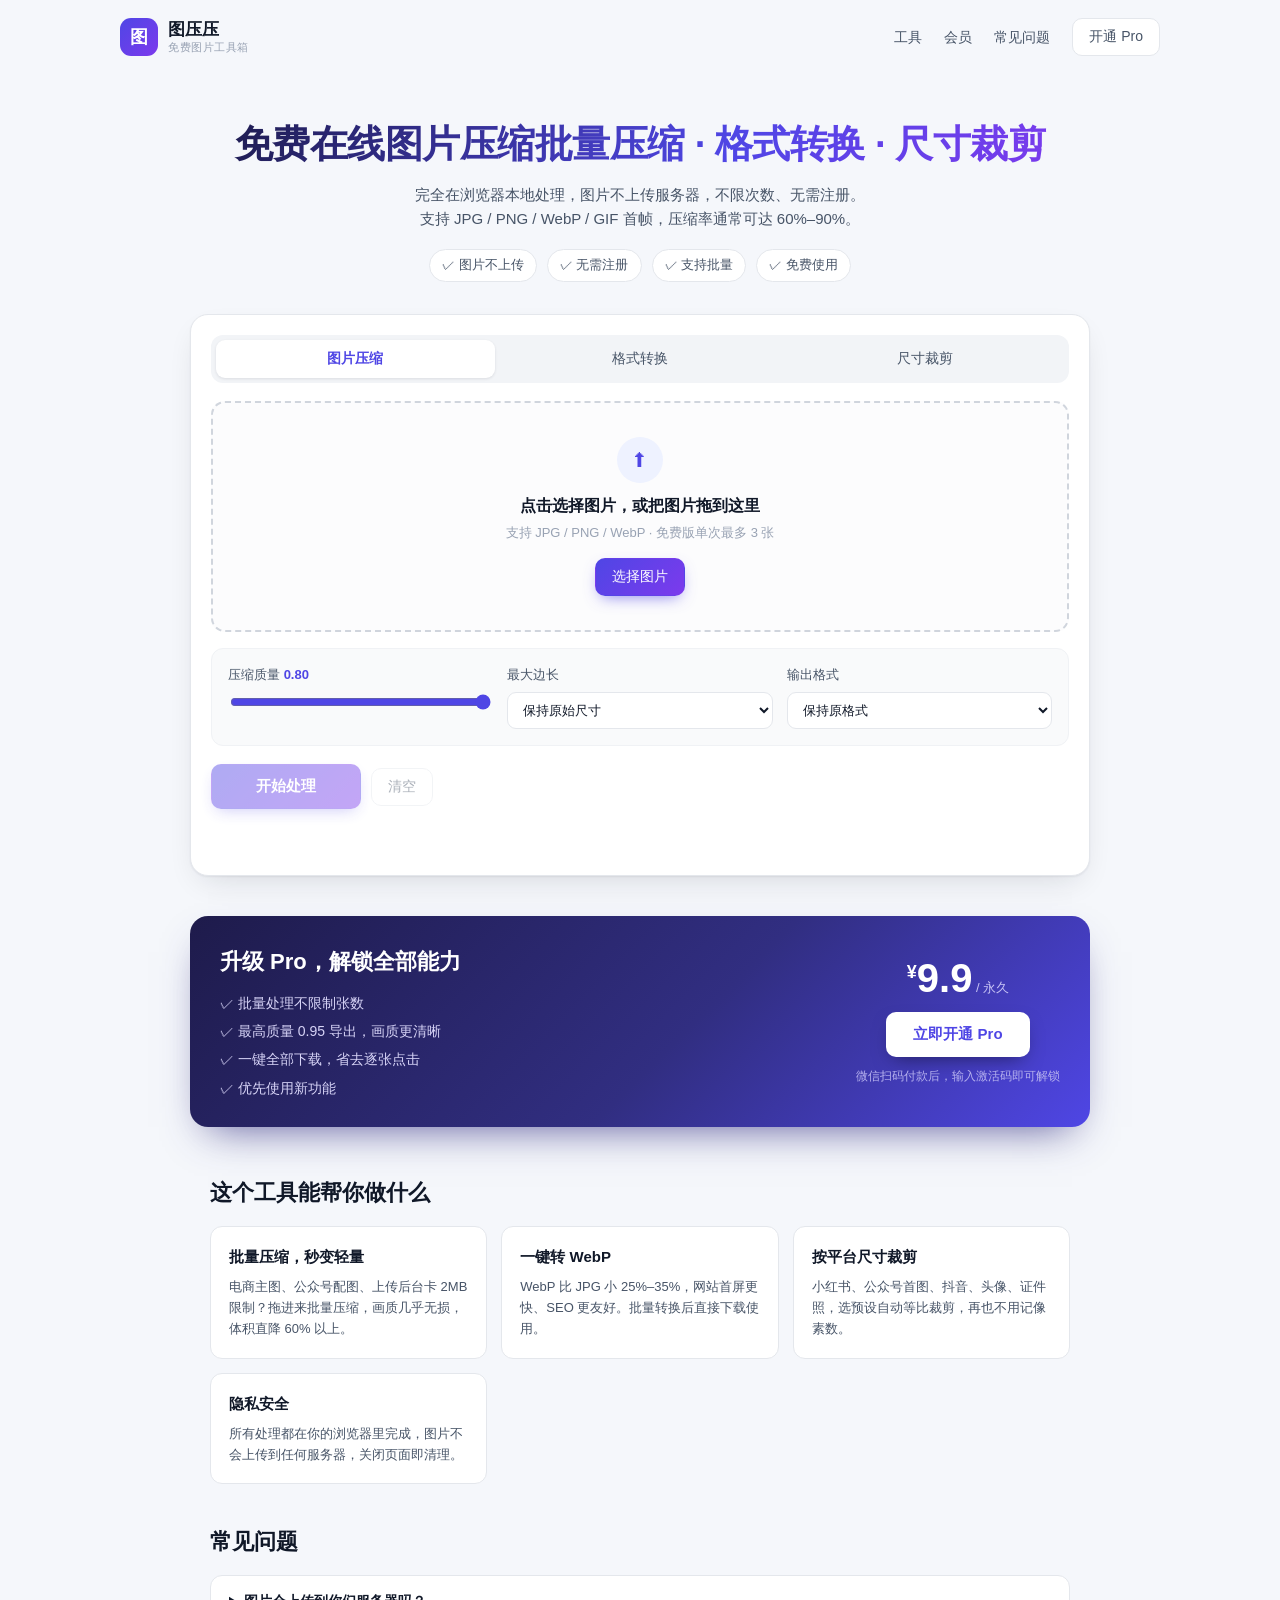
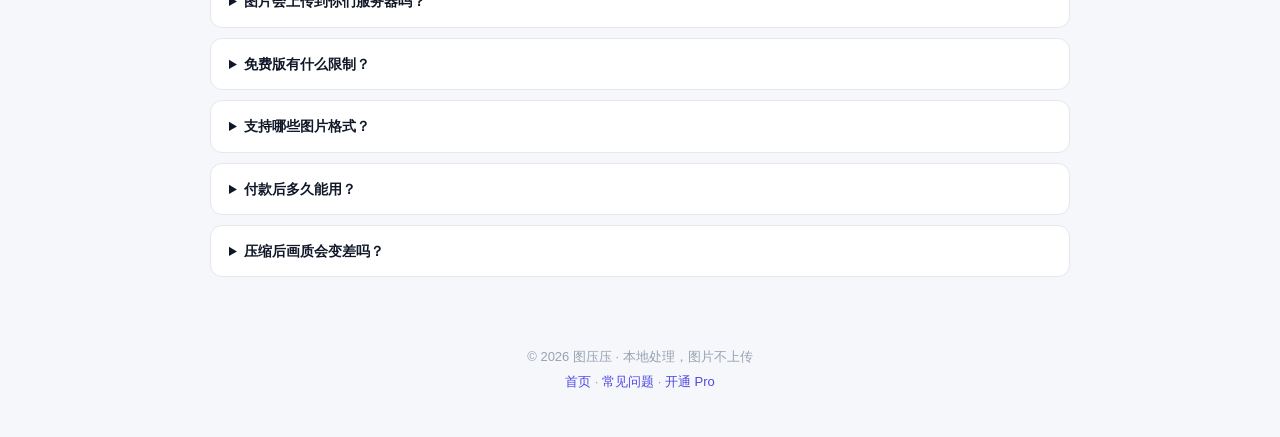
<file: index.html>
<!DOCTYPE html>
<html lang="zh-CN">
<head>
<meta charset="UTF-8" />
<meta name="viewport" content="width=device-width, initial-scale=1" />
<title>图压压 · 免费在线图片压缩｜批量压缩 · 格式转换 · 尺寸裁剪</title>
<meta name="description" content="免费在线图片压缩工具，支持批量压缩 JPG/PNG/WebP，一键转换图片格式、按小红书/公众号/抖音/证件照尺寸裁剪。全程本地处理，图片不上传服务器，安全免费。" />
<meta name="keywords" content="图片压缩,在线图片压缩,批量压缩图片,图片转webp,jpg压缩,png压缩,图片裁剪,证件照尺寸,小红书封面尺寸" />
<meta name="robots" content="index,follow" />
<link rel="canonical" href="https://imgtool.pages.dev/" />
<meta property="og:title" content="图压压 · 免费在线图片压缩工具" />
<meta property="og:description" content="批量压缩图片、格式转换、尺寸裁剪，全部在浏览器本地完成，图片不上传。" />
<meta property="og:type" content="website" />
<link rel="icon" href="data:image/svg+xml,%3Csvg xmlns='http://www.w3.org/2000/svg' viewBox='0 0 64 64'%3E%3Crect width='64' height='64' rx='14' fill='%234f46e5'/%3E%3Cpath d='M18 42l9-11 7 8 5-6 9 9z' fill='%23fff'/%3E%3Ccircle cx='23' cy='23' r='4' fill='%23fff'/%3E%3C/svg%3E" />
<link rel="stylesheet" href="./assets/style.css" />
<script type="application/ld+json">
{"@context":"https://schema.org","@type":"SoftwareApplication","name":"图压压","applicationCategory":"MultimediaApplication","operatingSystem":"Web","offers":{"@type":"Offer","price":"0","priceCurrency":"CNY"},"aggregateRating":{"@type":"AggregateRating","ratingValue":"4.8","ratingCount":"1268"}}
</script>
</head>
<body>

<header class="site-header">
  <a class="logo" href="./">
    <span class="logo-mark">图</span>
    <span class="logo-text">图压压<small>免费图片工具箱</small></span>
  </a>
  <nav class="site-nav">
    <a href="#tools">工具</a>
    <a href="#pro">会员</a>
    <a href="#faq">常见问题</a>
    <button class="btn btn-ghost" id="proBtn">开通 Pro</button>
  </nav>
</header>

<main>
  <section class="hero">
    <h1>免费在线图片压缩<br class="only-mobile" />批量压缩 · 格式转换 · 尺寸裁剪</h1>
    <p class="hero-sub">完全在浏览器本地处理，图片不上传服务器，不限次数、无需注册。<br />支持 JPG / PNG / WebP / GIF 首帧，压缩率通常可达 60%–90%。</p>
    <div class="hero-badges">
      <span>✓ 图片不上传</span><span>✓ 无需注册</span><span>✓ 支持批量</span><span>✓ 免费使用</span>
    </div>
  </section>

  <section id="tools" class="panel">
    <div class="tabs" role="tablist">
      <button class="tab active" data-tab="compress" role="tab">图片压缩</button>
      <button class="tab" data-tab="convert" role="tab">格式转换</button>
      <button class="tab" data-tab="crop" role="tab">尺寸裁剪</button>
    </div>

    <div class="drop-zone" id="dropZone">
      <input type="file" id="fileInput" accept="image/*" multiple hidden />
      <div class="drop-icon">⬆</div>
      <p class="drop-title">点击选择图片，或把图片拖到这里</p>
      <p class="drop-hint" id="dropHint">支持 JPG / PNG / WebP · 免费版单次最多 3 张</p>
      <button class="btn btn-primary" id="pickBtn">选择图片</button>
    </div>

    <div class="options" id="compressOpts">
      <label class="opt">
        <span>压缩质量 <b id="qualityVal">0.80</b></span>
        <input type="range" id="quality" min="0.4" max="0.95" step="0.01" value="0.8" />
      </label>
      <label class="opt">
        <span>最大边长</span>
        <select id="maxEdge">
          <option value="0">保持原始尺寸</option>
          <option value="1920">1920 px</option>
          <option value="1280">1280 px</option>
          <option value="800">800 px</option>
          <option value="640">640 px</option>
        </select>
      </label>
      <label class="opt">
        <span>输出格式</span>
        <select id="format">
          <option value="auto">保持原格式</option>
          <option value="image/jpeg">JPG</option>
          <option value="image/webp">WebP</option>
          <option value="image/png">PNG</option>
        </select>
      </label>
    </div>

    <div class="options hidden" id="convertOpts">
      <label class="opt">
        <span>目标格式</span>
        <select id="convertFormat">
          <option value="image/webp">WebP（体积最小）</option>
          <option value="image/jpeg">JPG</option>
          <option value="image/png">PNG</option>
        </select>
      </label>
      <label class="opt">
        <span>质量 <b id="convertQualityVal">0.85</b></span>
        <input type="range" id="convertQuality" min="0.4" max="0.95" step="0.01" value="0.85" />
      </label>
    </div>

    <div class="options hidden" id="cropOpts">
      <label class="opt">
        <span>预设尺寸</span>
        <select id="preset">
          <option value="1080x1440">小红书封面 1080×1440</option>
          <option value="900x383">公众号首图 900×383</option>
          <option value="1080x1920">抖音 / 视频号 1080×1920</option>
          <option value="1920x1080">横屏 16:9 1920×1080</option>
          <option value="1600x1200">横屏 4:3 1600×1200</option>
          <option value="500x500">头像 500×500</option>
          <option value="295x413">证件照一寸 295×413</option>
          <option value="413x579">证件照二寸 413×579</option>
        </select>
      </label>
      <p class="opt-note">按中心区域等比裁剪，铺满目标尺寸，不变形。</p>
    </div>

    <div class="actions">
      <button class="btn btn-primary btn-lg" id="runBtn" disabled>开始处理</button>
      <button class="btn btn-ghost" id="clearBtn" disabled>清空</button>
      <button class="btn btn-ghost hidden" id="downloadAllBtn">全部下载</button>
    </div>

    <div class="status" id="status"></div>
    <div class="results" id="results"></div>
  </section>

  <section id="pro" class="pro-card">
    <div class="pro-left">
      <h2>升级 Pro，解锁全部能力</h2>
      <ul class="pro-list">
        <li>✓ 批量处理不限制张数</li>
        <li>✓ 最高质量 0.95 导出，画质更清晰</li>
        <li>✓ 一键全部下载，省去逐张点击</li>
        <li>✓ 优先使用新功能</li>
      </ul>
    </div>
    <div class="pro-right">
      <div class="price"><small>¥</small>9.9<span> / 永久</span></div>
      <button class="btn btn-primary btn-lg" id="proBtn2">立即开通 Pro</button>
      <p class="pro-tip">微信扫码付款后，输入激活码即可解锁</p>
    </div>
  </section>

  <section class="tools-info">
    <h2>这个工具能帮你做什么</h2>
    <div class="info-grid">
      <article>
        <h3>批量压缩，秒变轻量</h3>
        <p>电商主图、公众号配图、上传后台卡 2MB 限制？拖进来批量压缩，画质几乎无损，体积直降 60% 以上。</p>
      </article>
      <article>
        <h3>一键转 WebP</h3>
        <p>WebP 比 JPG 小 25%–35%，网站首屏更快、SEO 更友好。批量转换后直接下载使用。</p>
      </article>
      <article>
        <h3>按平台尺寸裁剪</h3>
        <p>小红书、公众号首图、抖音、头像、证件照，选预设自动等比裁剪，再也不用记像素数。</p>
      </article>
      <article>
        <h3>隐私安全</h3>
        <p>所有处理都在你的浏览器里完成，图片不会上传到任何服务器，关闭页面即清理。</p>
      </article>
    </div>
  </section>

  <section id="faq" class="faq">
    <h2>常见问题</h2>
    <details><summary>图片会上传到你们服务器吗？</summary><p>不会。压缩、转换、裁剪全部在你的浏览器本地完成，图片不离开你的设备。</p></details>
    <details><summary>免费版有什么限制？</summary><p>免费版单次最多处理 3 张，导出质量上限 0.8，且需逐张下载。开通 Pro 后无限制。</p></details>
    <details><summary>支持哪些图片格式？</summary><p>支持 JPG、PNG、WebP、GIF（取首帧）、BMP 等常见格式，输出支持 JPG、PNG、WebP。</p></details>
    <details><summary>付款后多久能用？</summary><p>扫码付款后请输入我们发给你的激活码即可立即解锁。如未收到激活码，请通过页面下方联系方式联系我们。</p></details>
    <details><summary>压缩后画质会变差吗？</summary><p>质量 0.8 以上肉眼几乎无差异，同时体积可减少一半以上。需要极致画质可调至 0.95。</p></details>
  </section>
</main>

<footer class="site-footer">
  <p>© 2026 图压压 · 本地处理，图片不上传</p>
  <p class="footer-links"><a href="./">首页</a> · <a href="#faq">常见问题</a> · <a href="#pro">开通 Pro</a></p>
</footer>

<div class="modal hidden" id="proModal" role="dialog" aria-modal="true" aria-labelledby="modalTitle">
  <div class="modal-box">
    <button class="modal-close" id="closeModal" aria-label="关闭">×</button>
    <h3 id="modalTitle">开通 Pro 会员</h3>
    <p class="modal-desc">使用<b>微信</b>扫描下方二维码付款 <b>¥9.9</b>（永久），付款后把截图发给我们，即可获取激活码。</p>
    <p class="modal-note">付款后可在微信「支付 → 账单详情」里点「联系收款方」，把付款截图发给我。</p>
    <div class="pay-wrap">
      <img id="payImg" src="./assets/pay-wechat.png" alt="微信收款码" />
      <div class="pay-placeholder" id="payPlaceholder">微信收款码<br /><small>请把收款码保存为 assets/pay-wechat.png</small></div>
    </div>
    <p class="modal-step">① 扫码付款 → ② 发送付款截图 → ③ 输入激活码解锁</p>
    <div class="code-row">
      <input type="text" id="codeInput" placeholder="输入激活码，如 VIP-XXXX-XXXX" autocomplete="off" />
      <button class="btn btn-primary" id="activateBtn">激活</button>
    </div>
    <p class="modal-msg" id="modalMsg"></p>
  </div>
</div>

<script src="./assets/app.js"></script>
</body>
</html>
</file>
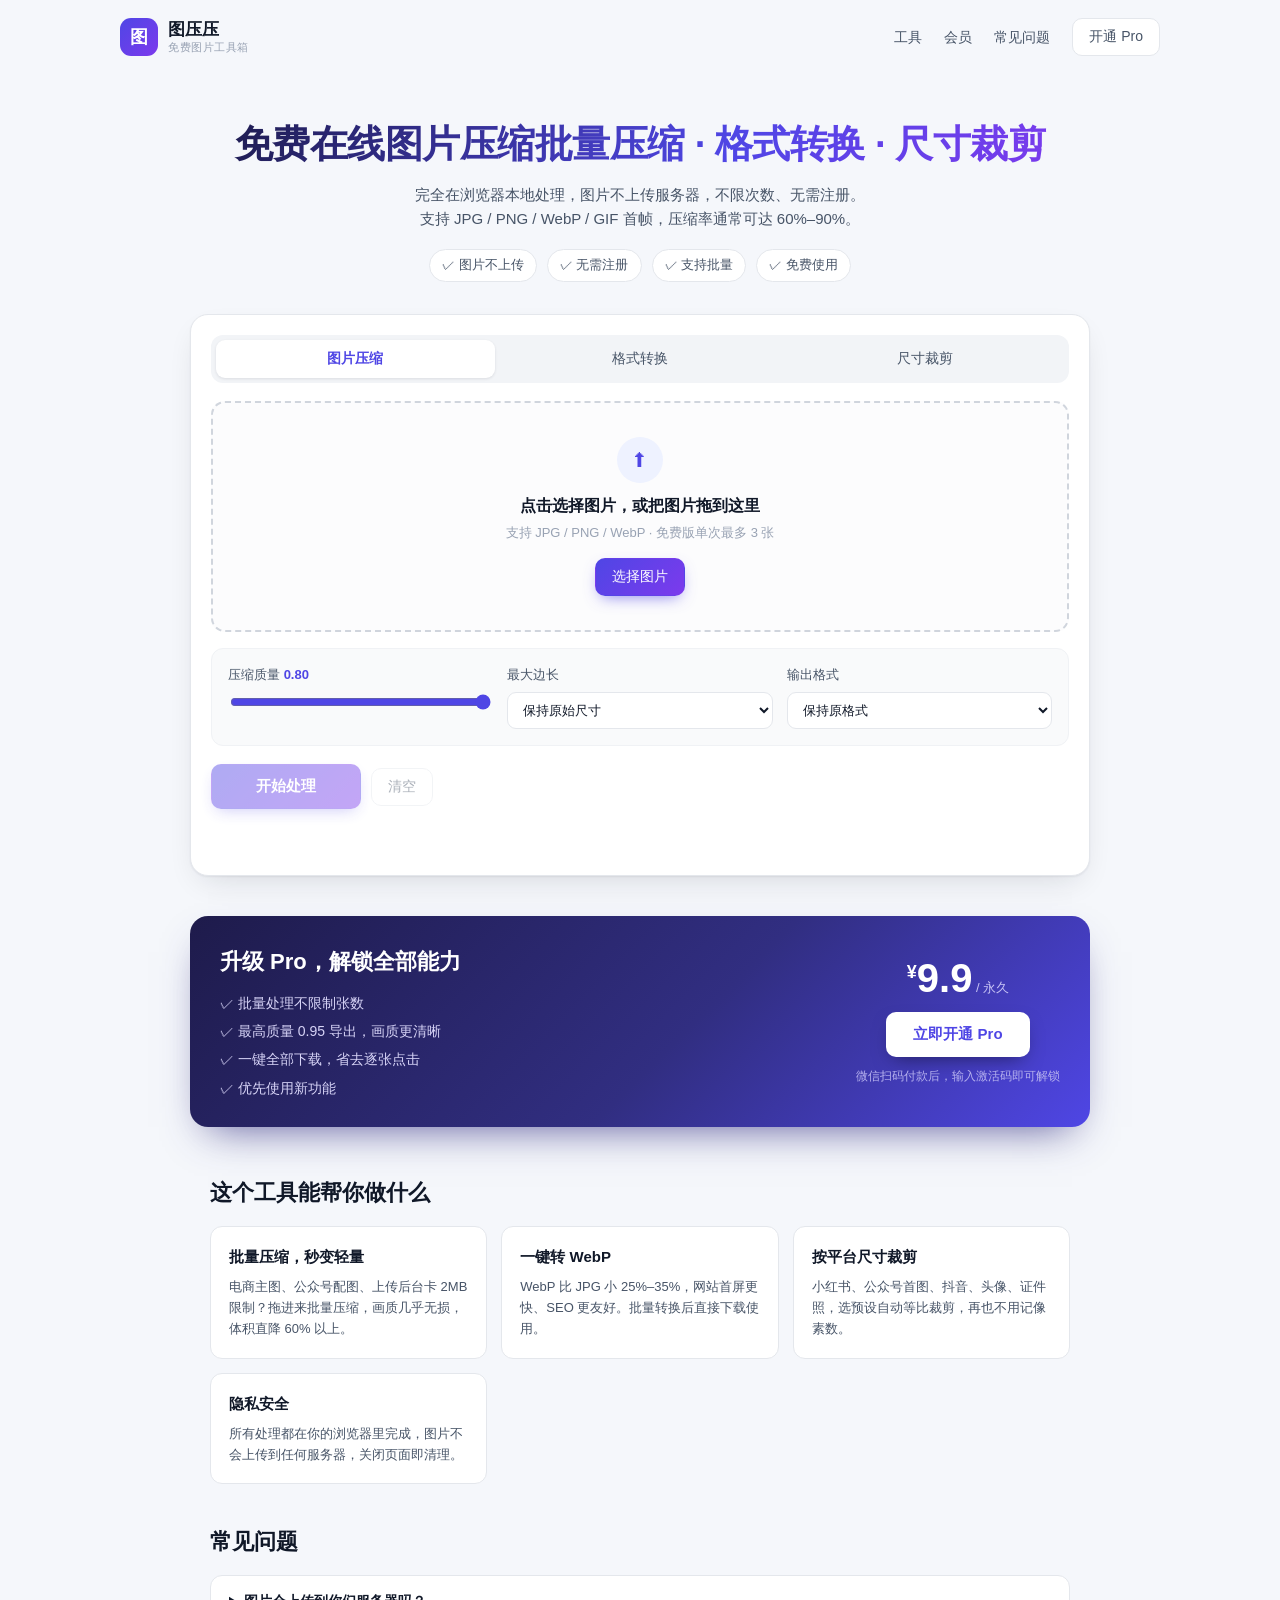
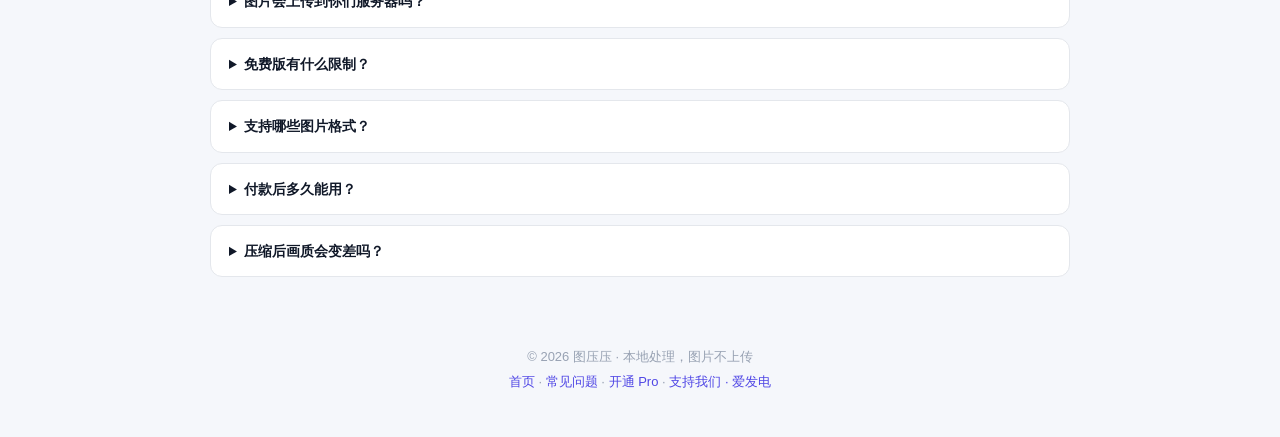
<file: public/index.html>
<!DOCTYPE html>
<html lang="zh-CN">
<head>
<meta charset="UTF-8" />
<meta name="viewport" content="width=device-width, initial-scale=1" />
<title>图压压 · 免费在线图片压缩｜批量压缩 · 格式转换 · 尺寸裁剪</title>
<meta name="description" content="免费在线图片压缩工具，支持批量压缩 JPG/PNG/WebP，一键转换图片格式、按小红书/公众号/抖音/证件照尺寸裁剪。全程本地处理，图片不上传服务器，安全免费。" />
<meta name="keywords" content="图片压缩,在线图片压缩,批量压缩图片,图片转webp,jpg压缩,png压缩,图片裁剪,证件照尺寸,小红书封面尺寸" />
<meta name="robots" content="index,follow" />
<link rel="canonical" href="https://imgtool.pages.dev/" />
<meta property="og:title" content="图压压 · 免费在线图片压缩工具" />
<meta property="og:description" content="批量压缩图片、格式转换、尺寸裁剪，全部在浏览器本地完成，图片不上传。" />
<meta property="og:type" content="website" />
<link rel="icon" href="data:image/svg+xml,%3Csvg xmlns='http://www.w3.org/2000/svg' viewBox='0 0 64 64'%3E%3Crect width='64' height='64' rx='14' fill='%234f46e5'/%3E%3Cpath d='M18 42l9-11 7 8 5-6 9 9z' fill='%23fff'/%3E%3Ccircle cx='23' cy='23' r='4' fill='%23fff'/%3E%3C/svg%3E" />
<link rel="stylesheet" href="./assets/style.css" />
<script type="application/ld+json">
{"@context":"https://schema.org","@type":"SoftwareApplication","name":"图压压","applicationCategory":"MultimediaApplication","operatingSystem":"Web","offers":{"@type":"Offer","price":"0","priceCurrency":"CNY"},"aggregateRating":{"@type":"AggregateRating","ratingValue":"4.8","ratingCount":"1268"}}
</script>
</head>
<body>

<header class="site-header">
  <a class="logo" href="./">
    <span class="logo-mark">图</span>
    <span class="logo-text">图压压<small>免费图片工具箱</small></span>
  </a>
  <nav class="site-nav">
    <a href="#tools">工具</a>
    <a href="#pro">会员</a>
    <a href="#faq">常见问题</a>
    <button class="btn btn-ghost" id="proBtn">开通 Pro</button>
  </nav>
</header>

<main>
  <section class="hero">
    <h1>免费在线图片压缩<br class="only-mobile" />批量压缩 · 格式转换 · 尺寸裁剪</h1>
    <p class="hero-sub">完全在浏览器本地处理，图片不上传服务器，不限次数、无需注册。<br />支持 JPG / PNG / WebP / GIF 首帧，压缩率通常可达 60%–90%。</p>
    <div class="hero-badges">
      <span>✓ 图片不上传</span><span>✓ 无需注册</span><span>✓ 支持批量</span><span>✓ 免费使用</span>
    </div>
  </section>

  <section id="tools" class="panel">
    <div class="tabs" role="tablist">
      <button class="tab active" data-tab="compress" role="tab">图片压缩</button>
      <button class="tab" data-tab="convert" role="tab">格式转换</button>
      <button class="tab" data-tab="crop" role="tab">尺寸裁剪</button>
    </div>

    <div class="drop-zone" id="dropZone">
      <input type="file" id="fileInput" accept="image/*" multiple hidden />
      <div class="drop-icon">⬆</div>
      <p class="drop-title">点击选择图片，或把图片拖到这里</p>
      <p class="drop-hint" id="dropHint">支持 JPG / PNG / WebP · 免费版单次最多 3 张</p>
      <button class="btn btn-primary" id="pickBtn">选择图片</button>
    </div>

    <div class="options" id="compressOpts">
      <label class="opt">
        <span>压缩质量 <b id="qualityVal">0.80</b></span>
        <input type="range" id="quality" min="0.4" max="0.95" step="0.01" value="0.8" />
      </label>
      <label class="opt">
        <span>最大边长</span>
        <select id="maxEdge">
          <option value="0">保持原始尺寸</option>
          <option value="1920">1920 px</option>
          <option value="1280">1280 px</option>
          <option value="800">800 px</option>
          <option value="640">640 px</option>
        </select>
      </label>
      <label class="opt">
        <span>输出格式</span>
        <select id="format">
          <option value="auto">保持原格式</option>
          <option value="image/jpeg">JPG</option>
          <option value="image/webp">WebP</option>
          <option value="image/png">PNG</option>
        </select>
      </label>
    </div>

    <div class="options hidden" id="convertOpts">
      <label class="opt">
        <span>目标格式</span>
        <select id="convertFormat">
          <option value="image/webp">WebP（体积最小）</option>
          <option value="image/jpeg">JPG</option>
          <option value="image/png">PNG</option>
        </select>
      </label>
      <label class="opt">
        <span>质量 <b id="convertQualityVal">0.85</b></span>
        <input type="range" id="convertQuality" min="0.4" max="0.95" step="0.01" value="0.85" />
      </label>
    </div>

    <div class="options hidden" id="cropOpts">
      <label class="opt">
        <span>预设尺寸</span>
        <select id="preset">
          <option value="1080x1440">小红书封面 1080×1440</option>
          <option value="900x383">公众号首图 900×383</option>
          <option value="1080x1920">抖音 / 视频号 1080×1920</option>
          <option value="1920x1080">横屏 16:9 1920×1080</option>
          <option value="1600x1200">横屏 4:3 1600×1200</option>
          <option value="500x500">头像 500×500</option>
          <option value="295x413">证件照一寸 295×413</option>
          <option value="413x579">证件照二寸 413×579</option>
        </select>
      </label>
      <p class="opt-note">按中心区域等比裁剪，铺满目标尺寸，不变形。</p>
    </div>

    <div class="actions">
      <button class="btn btn-primary btn-lg" id="runBtn" disabled>开始处理</button>
      <button class="btn btn-ghost" id="clearBtn" disabled>清空</button>
      <button class="btn btn-ghost hidden" id="downloadAllBtn">全部下载</button>
    </div>

    <div class="status" id="status"></div>
    <div class="results" id="results"></div>
  </section>

  <section id="pro" class="pro-card">
    <div class="pro-left">
      <h2>升级 Pro，解锁全部能力</h2>
      <ul class="pro-list">
        <li>✓ 批量处理不限制张数</li>
        <li>✓ 最高质量 0.95 导出，画质更清晰</li>
        <li>✓ 一键全部下载，省去逐张点击</li>
        <li>✓ 优先使用新功能</li>
      </ul>
    </div>
    <div class="pro-right">
      <div class="price"><small>¥</small>9.9<span> / 永久</span></div>
      <button class="btn btn-primary btn-lg" id="proBtn2">立即开通 Pro</button>
      <p class="pro-tip">微信扫码付款后，输入激活码即可解锁</p>
    </div>
  </section>

  <section class="tools-info">
    <h2>这个工具能帮你做什么</h2>
    <div class="info-grid">
      <article>
        <h3>批量压缩，秒变轻量</h3>
        <p>电商主图、公众号配图、上传后台卡 2MB 限制？拖进来批量压缩，画质几乎无损，体积直降 60% 以上。</p>
      </article>
      <article>
        <h3>一键转 WebP</h3>
        <p>WebP 比 JPG 小 25%–35%，网站首屏更快、SEO 更友好。批量转换后直接下载使用。</p>
      </article>
      <article>
        <h3>按平台尺寸裁剪</h3>
        <p>小红书、公众号首图、抖音、头像、证件照，选预设自动等比裁剪，再也不用记像素数。</p>
      </article>
      <article>
        <h3>隐私安全</h3>
        <p>所有处理都在你的浏览器里完成，图片不会上传到任何服务器，关闭页面即清理。</p>
      </article>
    </div>
  </section>

  <section id="faq" class="faq">
    <h2>常见问题</h2>
    <details><summary>图片会上传到你们服务器吗？</summary><p>不会。压缩、转换、裁剪全部在你的浏览器本地完成，图片不离开你的设备。</p></details>
    <details><summary>免费版有什么限制？</summary><p>免费版单次最多处理 3 张，导出质量上限 0.8，且需逐张下载。开通 Pro 后无限制。</p></details>
    <details><summary>支持哪些图片格式？</summary><p>支持 JPG、PNG、WebP、GIF（取首帧）、BMP 等常见格式，输出支持 JPG、PNG、WebP。</p></details>
    <details><summary>付款后多久能用？</summary><p>扫码付款后请输入我们发给你的激活码即可立即解锁。如未收到激活码，请通过页面下方联系方式联系我们。</p></details>
    <details><summary>压缩后画质会变差吗？</summary><p>质量 0.8 以上肉眼几乎无差异，同时体积可减少一半以上。需要极致画质可调至 0.95。</p></details>
  </section>
</main>

<footer class="site-footer">
  <p>© 2026 图压压 · 本地处理，图片不上传</p>
  <p class="footer-links"><a href="./">首页</a> · <a href="#faq">常见问题</a> · <a href="#pro">开通 Pro</a> · <a href="https://afdian.com/a/imgtool-7bw" target="_blank" rel="noopener">支持我们 · 爱发电</a></p>
</footer>

<div class="modal hidden" id="proModal" role="dialog" aria-modal="true" aria-labelledby="modalTitle">
  <div class="modal-box">
    <button class="modal-close" id="closeModal" aria-label="关闭">×</button>
    <h3 id="modalTitle">开通 Pro 会员</h3>
    <p class="modal-desc">微信扫码付款 <b>¥9.9</b>（永久），付款后自动发放激活码并解锁。</p>
    <button class="btn btn-primary btn-block" id="payBtn">微信支付 ¥9.9 · 自动激活</button>
    <p class="pay-or">— 或扫码付款后凭截图联系客服获取激活码 —</p>
    <p class="modal-note">付款后可在微信「支付 → 账单详情」里点「联系收款方」，把付款截图发给我。</p>
    <div class="pay-wrap">
      <img id="payImg" src="./assets/pay-wechat.png" alt="微信收款码" />
      <div class="pay-placeholder" id="payPlaceholder">微信收款码<br /><small>请把收款码保存为 assets/pay-wechat.png</small></div>
    </div>
    <p class="modal-step">① 扫码付款 → ② 发送付款截图 → ③ 输入激活码解锁</p>
    <div class="code-row">
      <input type="text" id="codeInput" placeholder="输入激活码，如 TZ-A2B3-C4D5E6F7" autocomplete="off" />
      <button class="btn btn-primary" id="activateBtn">激活</button>
    </div>
    <p class="modal-msg" id="modalMsg"></p>
  </div>
</div>

<script src="./assets/app.js"></script>
</body>
</html>
</file>
<file: assets/style.css>
:root {
  --bg: #f5f7fb;
  --card: #ffffff;
  --ink: #101828;
  --ink-2: #475467;
  --ink-3: #98a2b3;
  --line: #e4e7ec;
  --brand: #4f46e5;
  --brand-2: #7c3aed;
  --brand-soft: #eef2ff;
  --ok: #12b76a;
  --radius: 14px;
  --shadow: 0 1px 2px rgba(16, 24, 40, .06), 0 12px 32px -12px rgba(16, 24, 40, .16);
}

* { box-sizing: border-box; }

html, body { margin: 0; padding: 0; }

body {
  background: var(--bg);
  color: var(--ink);
  font-family: -apple-system, BlinkMacSystemFont, "PingFang SC", "Hiragino Sans GB", "Microsoft YaHei", "Segoe UI", sans-serif;
  line-height: 1.6;
  -webkit-font-smoothing: antialiased;
}

a { color: var(--brand); text-decoration: none; }

/* ---------- header ---------- */
.site-header {
  max-width: 1080px;
  margin: 0 auto;
  padding: 18px 20px;
  display: flex;
  align-items: center;
  justify-content: space-between;
  gap: 16px;
}

.logo { display: flex; align-items: center; gap: 10px; color: var(--ink); }

.logo-mark {
  width: 38px; height: 38px;
  display: grid; place-items: center;
  border-radius: 11px;
  background: linear-gradient(135deg, var(--brand), var(--brand-2));
  color: #fff; font-weight: 700; font-size: 18px;
}

.logo-text { font-weight: 700; font-size: 17px; display: flex; flex-direction: column; line-height: 1.2; }
.logo-text small { font-weight: 400; font-size: 11px; color: var(--ink-3); letter-spacing: .5px; }

.site-nav { display: flex; align-items: center; gap: 22px; font-size: 14px; }
.site-nav a { color: var(--ink-2); }
.site-nav a:hover { color: var(--brand); }

/* ---------- buttons ---------- */
.btn {
  border: 1px solid transparent;
  border-radius: 10px;
  padding: 9px 16px;
  font-size: 14px;
  font-family: inherit;
  cursor: pointer;
  transition: .18s;
  background: #fff;
  color: var(--ink);
}
.btn:disabled { opacity: .45; cursor: not-allowed; }
.btn-primary {
  background: linear-gradient(135deg, var(--brand), var(--brand-2));
  color: #fff;
  box-shadow: 0 6px 16px -6px rgba(79, 70, 229, .7);
}
.btn-primary:hover:not(:disabled) { transform: translateY(-1px); filter: brightness(1.05); }
.btn-ghost { border-color: var(--line); color: var(--ink-2); }
.btn-ghost:hover:not(:disabled) { border-color: var(--brand); color: var(--brand); }
.btn-lg { padding: 12px 26px; font-size: 15px; font-weight: 600; }

/* ---------- hero ---------- */
.hero { max-width: 900px; margin: 12px auto 0; padding: 34px 20px 26px; text-align: center; }
.hero h1 {
  font-size: 38px;
  line-height: 1.3;
  margin: 0 0 14px;
  letter-spacing: -.5px;
  background: linear-gradient(120deg, #1d1b4b, #4f46e5 60%, #7c3aed);
  -webkit-background-clip: text;
  background-clip: text;
  color: transparent;
}
.hero-sub { color: var(--ink-2); font-size: 15px; margin: 0 auto 18px; max-width: 640px; }
.hero-badges { display: flex; flex-wrap: wrap; justify-content: center; gap: 10px; }
.hero-badges span {
  font-size: 13px; color: var(--ink-2);
  background: #fff; border: 1px solid var(--line);
  padding: 5px 12px; border-radius: 999px;
}
.only-mobile { display: none; }

/* ---------- panel ---------- */
.panel {
  max-width: 900px;
  margin: 6px auto 40px;
  background: var(--card);
  border: 1px solid var(--line);
  border-radius: 18px;
  box-shadow: var(--shadow);
  padding: 20px;
}

.tabs { display: flex; gap: 6px; background: #f2f4f7; padding: 5px; border-radius: 12px; margin-bottom: 18px; }
.tab {
  flex: 1; border: none; background: transparent; padding: 10px; border-radius: 9px;
  font-size: 14px; font-family: inherit; color: var(--ink-2); cursor: pointer; transition: .15s;
}
.tab.active { background: #fff; color: var(--brand); font-weight: 600; box-shadow: 0 1px 3px rgba(16,24,40,.1); }

.drop-zone {
  border: 2px dashed #d0d5dd;
  border-radius: var(--radius);
  padding: 34px 18px;
  text-align: center;
  background: #fcfcfd;
  transition: .18s;
}
.drop-zone.drag { border-color: var(--brand); background: var(--brand-soft); }
.drop-icon {
  width: 46px; height: 46px; margin: 0 auto 10px;
  display: grid; place-items: center; border-radius: 50%;
  background: var(--brand-soft); color: var(--brand); font-size: 20px;
}
.drop-title { margin: 0 0 4px; font-weight: 600; }
.drop-hint { margin: 0 0 14px; font-size: 13px; color: var(--ink-3); }

/* ---------- options ---------- */
.options {
  display: flex; flex-wrap: wrap; gap: 14px;
  margin-top: 16px; padding: 16px; background: #f9fafb;
  border-radius: 12px; border: 1px solid #f0f2f5;
}
.options.hidden { display: none; }
.opt { flex: 1 1 200px; display: flex; flex-direction: column; gap: 7px; font-size: 13px; color: var(--ink-2); }
.opt b { color: var(--brand); font-variant-numeric: tabular-nums; }
.opt select, .opt input[type="text"] {
  width: 100%; padding: 9px 11px; border: 1px solid var(--line);
  border-radius: 9px; font-family: inherit; font-size: 13px; background: #fff; color: var(--ink);
}
.opt input[type="range"] { accent-color: var(--brand); }
.opt-note { margin: 0; font-size: 13px; color: var(--ink-3); flex: 1 1 100%; }

.actions { display: flex; flex-wrap: wrap; gap: 10px; align-items: center; margin-top: 18px; }
.actions .btn-lg { min-width: 150px; }
.hidden { display: none !important; }

.status { font-size: 13px; color: var(--ink-3); margin-top: 12px; min-height: 18px; }
.status.error { color: #d92d20; }

/* ---------- results ---------- */
.results { display: grid; grid-template-columns: repeat(auto-fill, minmax(190px, 1fr)); gap: 14px; margin-top: 16px; }
.result {
  border: 1px solid var(--line); border-radius: 12px; overflow: hidden; background: #fff;
  display: flex; flex-direction: column;
}
.result-thumb {
  height: 130px; background: repeating-conic-gradient(#f2f4f7 0% 25%, #fff 0% 50%) 50% / 16px 16px;
  display: grid; place-items: center; overflow: hidden;
}
.result-thumb img { max-width: 100%; max-height: 130px; display: block; }
.result-body { padding: 10px 12px 12px; font-size: 12px; color: var(--ink-2); }
.result-name { font-weight: 600; color: var(--ink); font-size: 12px; white-space: nowrap; overflow: hidden; text-overflow: ellipsis; }
.result-meta { display: flex; justify-content: space-between; gap: 8px; margin: 6px 0 9px; }
.result-meta .save { color: var(--ok); font-weight: 600; }
.result a.dl {
  display: block; text-align: center; padding: 7px; border-radius: 8px;
  background: var(--brand-soft); color: var(--brand); font-weight: 600; font-size: 12px;
}
.result a.dl:hover { background: #e0e7ff; }

/* ---------- pro card ---------- */
.pro-card {
  max-width: 900px; margin: 0 auto 48px;
  display: flex; flex-wrap: wrap; gap: 24px; align-items: center; justify-content: space-between;
  padding: 28px 30px; border-radius: 18px;
  background: linear-gradient(135deg, #1e1b4b, #312e81 55%, #4f46e5);
  color: #fff; box-shadow: 0 18px 40px -18px rgba(49, 46, 129, .8);
}
.pro-card h2 { margin: 0 0 12px; font-size: 22px; }
.pro-list { list-style: none; margin: 0; padding: 0; font-size: 14px; color: #d7d4f7; display: grid; gap: 6px; }
.pro-right { text-align: center; }
.price { font-size: 40px; font-weight: 700; line-height: 1; margin-bottom: 14px; }
.price small { font-size: 18px; vertical-align: super; }
.price span { font-size: 13px; font-weight: 400; color: #c7c3f5; }
.pro-right .btn-primary { background: #fff; color: var(--brand); box-shadow: 0 8px 20px -8px rgba(0,0,0,.5); }
.pro-tip { font-size: 12px; color: #b6b1ee; margin: 10px 0 0; }

/* ---------- info & faq ---------- */
.tools-info, .faq { max-width: 900px; margin: 0 auto 40px; padding: 0 20px; }
.tools-info h2, .faq h2 { font-size: 22px; margin: 0 0 16px; }
.info-grid { display: grid; grid-template-columns: repeat(auto-fit, minmax(220px, 1fr)); gap: 14px; }
.info-grid article { background: #fff; border: 1px solid var(--line); border-radius: 12px; padding: 18px; }
.info-grid h3 { margin: 0 0 8px; font-size: 15px; }
.info-grid p { margin: 0; font-size: 13px; color: var(--ink-2); }

.faq details {
  background: #fff; border: 1px solid var(--line); border-radius: 12px;
  padding: 14px 18px; margin-bottom: 10px;
}
.faq summary { cursor: pointer; font-weight: 600; font-size: 14px; }
.faq details p { margin: 10px 0 0; font-size: 13px; color: var(--ink-2); }

/* ---------- footer ---------- */
.site-footer { text-align: center; padding: 26px 20px 40px; color: var(--ink-3); font-size: 13px; }
.site-footer p { margin: 4px 0; }

/* ---------- modal ---------- */
.modal {
  position: fixed; inset: 0; z-index: 50;
  background: rgba(16, 24, 40, .55);
  display: grid; place-items: center; padding: 20px;
  backdrop-filter: blur(3px);
}
.modal-box {
  position: relative; width: min(420px, 100%);
  background: #fff; border-radius: 18px; padding: 26px;
  text-align: center; box-shadow: 0 24px 60px -20px rgba(0,0,0,.5);
}
.modal-close {
  position: absolute; top: 10px; right: 14px; border: none; background: none;
  font-size: 24px; line-height: 1; color: var(--ink-3); cursor: pointer;
}
.modal-box h3 { margin: 0 0 8px; font-size: 19px; }
.modal-desc { font-size: 13px; color: var(--ink-2); margin: 0 0 8px; }
.modal-note { font-size: 12px; color: var(--ink-3); margin: 0 0 14px; }
.pay-wrap { position: relative; width: 200px; height: 200px; margin: 0 auto 14px; border-radius: 12px; overflow: hidden; border: 1px solid var(--line); }
.pay-wrap img { width: 100%; height: 100%; object-fit: contain; display: block; }
.pay-placeholder {
  position: absolute; inset: 0; display: grid; place-items: center;
  background: #f9fafb; color: var(--ink-3); font-size: 13px; text-align: center; padding: 10px;
}
.pay-placeholder small { font-size: 11px; }
.modal-step { font-size: 12px; color: var(--ink-3); margin: 0 0 14px; }
.code-row { display: flex; gap: 8px; }
.code-row input {
  flex: 1; padding: 11px 12px; border: 1px solid var(--line); border-radius: 10px;
  font-family: inherit; font-size: 13px; min-width: 0;
}
.modal-msg { font-size: 13px; margin: 12px 0 0; min-height: 18px; }
.modal-msg.ok { color: var(--ok); }
.modal-msg.err { color: #d92d20; }

/* ---------- responsive ---------- */
@media (max-width: 640px) {
  .site-nav { gap: 12px; font-size: 13px; }
  .site-nav a { display: none; }
  .hero h1 { font-size: 26px; }
  .only-mobile { display: block; }
  .panel { margin: 0 12px 30px; padding: 14px; border-radius: 14px; }
  .pro-card { margin: 0 12px 34px; padding: 22px; }
  .tabs { font-size: 13px; }
  .tab { padding: 9px 4px; }
  .results { grid-template-columns: repeat(auto-fill, minmax(150px, 1fr)); }
}
</file>
<file: public/assets/style.css>
:root {
  --bg: #f5f7fb;
  --card: #ffffff;
  --ink: #101828;
  --ink-2: #475467;
  --ink-3: #98a2b3;
  --line: #e4e7ec;
  --brand: #4f46e5;
  --brand-2: #7c3aed;
  --brand-soft: #eef2ff;
  --ok: #12b76a;
  --radius: 14px;
  --shadow: 0 1px 2px rgba(16, 24, 40, .06), 0 12px 32px -12px rgba(16, 24, 40, .16);
}

* { box-sizing: border-box; }

html, body { margin: 0; padding: 0; }

body {
  background: var(--bg);
  color: var(--ink);
  font-family: -apple-system, BlinkMacSystemFont, "PingFang SC", "Hiragino Sans GB", "Microsoft YaHei", "Segoe UI", sans-serif;
  line-height: 1.6;
  -webkit-font-smoothing: antialiased;
}

a { color: var(--brand); text-decoration: none; }

/* ---------- header ---------- */
.site-header {
  max-width: 1080px;
  margin: 0 auto;
  padding: 18px 20px;
  display: flex;
  align-items: center;
  justify-content: space-between;
  gap: 16px;
}

.logo { display: flex; align-items: center; gap: 10px; color: var(--ink); }

.logo-mark {
  width: 38px; height: 38px;
  display: grid; place-items: center;
  border-radius: 11px;
  background: linear-gradient(135deg, var(--brand), var(--brand-2));
  color: #fff; font-weight: 700; font-size: 18px;
}

.logo-text { font-weight: 700; font-size: 17px; display: flex; flex-direction: column; line-height: 1.2; }
.logo-text small { font-weight: 400; font-size: 11px; color: var(--ink-3); letter-spacing: .5px; }

.site-nav { display: flex; align-items: center; gap: 22px; font-size: 14px; }
.site-nav a { color: var(--ink-2); }
.site-nav a:hover { color: var(--brand); }

/* ---------- buttons ---------- */
.btn {
  border: 1px solid transparent;
  border-radius: 10px;
  padding: 9px 16px;
  font-size: 14px;
  font-family: inherit;
  cursor: pointer;
  transition: .18s;
  background: #fff;
  color: var(--ink);
}
.btn:disabled { opacity: .45; cursor: not-allowed; }
.btn-primary {
  background: linear-gradient(135deg, var(--brand), var(--brand-2));
  color: #fff;
  box-shadow: 0 6px 16px -6px rgba(79, 70, 229, .7);
}
.btn-primary:hover:not(:disabled) { transform: translateY(-1px); filter: brightness(1.05); }
.btn-ghost { border-color: var(--line); color: var(--ink-2); }
.btn-ghost:hover:not(:disabled) { border-color: var(--brand); color: var(--brand); }
.btn-lg { padding: 12px 26px; font-size: 15px; font-weight: 600; }

/* ---------- hero ---------- */
.hero { max-width: 900px; margin: 12px auto 0; padding: 34px 20px 26px; text-align: center; }
.hero h1 {
  font-size: 38px;
  line-height: 1.3;
  margin: 0 0 14px;
  letter-spacing: -.5px;
  background: linear-gradient(120deg, #1d1b4b, #4f46e5 60%, #7c3aed);
  -webkit-background-clip: text;
  background-clip: text;
  color: transparent;
}
.hero-sub { color: var(--ink-2); font-size: 15px; margin: 0 auto 18px; max-width: 640px; }
.hero-badges { display: flex; flex-wrap: wrap; justify-content: center; gap: 10px; }
.hero-badges span {
  font-size: 13px; color: var(--ink-2);
  background: #fff; border: 1px solid var(--line);
  padding: 5px 12px; border-radius: 999px;
}
.only-mobile { display: none; }

/* ---------- panel ---------- */
.panel {
  max-width: 900px;
  margin: 6px auto 40px;
  background: var(--card);
  border: 1px solid var(--line);
  border-radius: 18px;
  box-shadow: var(--shadow);
  padding: 20px;
}

.tabs { display: flex; gap: 6px; background: #f2f4f7; padding: 5px; border-radius: 12px; margin-bottom: 18px; }
.tab {
  flex: 1; border: none; background: transparent; padding: 10px; border-radius: 9px;
  font-size: 14px; font-family: inherit; color: var(--ink-2); cursor: pointer; transition: .15s;
}
.tab.active { background: #fff; color: var(--brand); font-weight: 600; box-shadow: 0 1px 3px rgba(16,24,40,.1); }

.drop-zone {
  border: 2px dashed #d0d5dd;
  border-radius: var(--radius);
  padding: 34px 18px;
  text-align: center;
  background: #fcfcfd;
  transition: .18s;
}
.drop-zone.drag { border-color: var(--brand); background: var(--brand-soft); }
.drop-icon {
  width: 46px; height: 46px; margin: 0 auto 10px;
  display: grid; place-items: center; border-radius: 50%;
  background: var(--brand-soft); color: var(--brand); font-size: 20px;
}
.drop-title { margin: 0 0 4px; font-weight: 600; }
.drop-hint { margin: 0 0 14px; font-size: 13px; color: var(--ink-3); }

/* ---------- options ---------- */
.options {
  display: flex; flex-wrap: wrap; gap: 14px;
  margin-top: 16px; padding: 16px; background: #f9fafb;
  border-radius: 12px; border: 1px solid #f0f2f5;
}
.options.hidden { display: none; }
.opt { flex: 1 1 200px; display: flex; flex-direction: column; gap: 7px; font-size: 13px; color: var(--ink-2); }
.opt b { color: var(--brand); font-variant-numeric: tabular-nums; }
.opt select, .opt input[type="text"] {
  width: 100%; padding: 9px 11px; border: 1px solid var(--line);
  border-radius: 9px; font-family: inherit; font-size: 13px; background: #fff; color: var(--ink);
}
.opt input[type="range"] { accent-color: var(--brand); }
.opt-note { margin: 0; font-size: 13px; color: var(--ink-3); flex: 1 1 100%; }

.actions { display: flex; flex-wrap: wrap; gap: 10px; align-items: center; margin-top: 18px; }
.actions .btn-lg { min-width: 150px; }
.hidden { display: none !important; }

.status { font-size: 13px; color: var(--ink-3); margin-top: 12px; min-height: 18px; }
.status.error { color: #d92d20; }

/* ---------- results ---------- */
.results { display: grid; grid-template-columns: repeat(auto-fill, minmax(190px, 1fr)); gap: 14px; margin-top: 16px; }
.result {
  border: 1px solid var(--line); border-radius: 12px; overflow: hidden; background: #fff;
  display: flex; flex-direction: column;
}
.result-thumb {
  height: 130px; background: repeating-conic-gradient(#f2f4f7 0% 25%, #fff 0% 50%) 50% / 16px 16px;
  display: grid; place-items: center; overflow: hidden;
}
.result-thumb img { max-width: 100%; max-height: 130px; display: block; }
.result-body { padding: 10px 12px 12px; font-size: 12px; color: var(--ink-2); }
.result-name { font-weight: 600; color: var(--ink); font-size: 12px; white-space: nowrap; overflow: hidden; text-overflow: ellipsis; }
.result-meta { display: flex; justify-content: space-between; gap: 8px; margin: 6px 0 9px; }
.result-meta .save { color: var(--ok); font-weight: 600; }
.result a.dl {
  display: block; text-align: center; padding: 7px; border-radius: 8px;
  background: var(--brand-soft); color: var(--brand); font-weight: 600; font-size: 12px;
}
.result a.dl:hover { background: #e0e7ff; }

/* ---------- pro card ---------- */
.pro-card {
  max-width: 900px; margin: 0 auto 48px;
  display: flex; flex-wrap: wrap; gap: 24px; align-items: center; justify-content: space-between;
  padding: 28px 30px; border-radius: 18px;
  background: linear-gradient(135deg, #1e1b4b, #312e81 55%, #4f46e5);
  color: #fff; box-shadow: 0 18px 40px -18px rgba(49, 46, 129, .8);
}
.pro-card h2 { margin: 0 0 12px; font-size: 22px; }
.pro-list { list-style: none; margin: 0; padding: 0; font-size: 14px; color: #d7d4f7; display: grid; gap: 6px; }
.pro-right { text-align: center; }
.price { font-size: 40px; font-weight: 700; line-height: 1; margin-bottom: 14px; }
.price small { font-size: 18px; vertical-align: super; }
.price span { font-size: 13px; font-weight: 400; color: #c7c3f5; }
.pro-right .btn-primary { background: #fff; color: var(--brand); box-shadow: 0 8px 20px -8px rgba(0,0,0,.5); }
.pro-tip { font-size: 12px; color: #b6b1ee; margin: 10px 0 0; }

/* ---------- info & faq ---------- */
.tools-info, .faq { max-width: 900px; margin: 0 auto 40px; padding: 0 20px; }
.tools-info h2, .faq h2 { font-size: 22px; margin: 0 0 16px; }
.info-grid { display: grid; grid-template-columns: repeat(auto-fit, minmax(220px, 1fr)); gap: 14px; }
.info-grid article { background: #fff; border: 1px solid var(--line); border-radius: 12px; padding: 18px; }
.info-grid h3 { margin: 0 0 8px; font-size: 15px; }
.info-grid p { margin: 0; font-size: 13px; color: var(--ink-2); }

.faq details {
  background: #fff; border: 1px solid var(--line); border-radius: 12px;
  padding: 14px 18px; margin-bottom: 10px;
}
.faq summary { cursor: pointer; font-weight: 600; font-size: 14px; }
.faq details p { margin: 10px 0 0; font-size: 13px; color: var(--ink-2); }

/* ---------- footer ---------- */
.site-footer { text-align: center; padding: 26px 20px 40px; color: var(--ink-3); font-size: 13px; }
.site-footer p { margin: 4px 0; }

/* ---------- modal ---------- */
.modal {
  position: fixed; inset: 0; z-index: 50;
  background: rgba(16, 24, 40, .55);
  display: grid; place-items: center; padding: 20px;
  backdrop-filter: blur(3px);
}
.modal-box {
  position: relative; width: min(420px, 100%);
  background: #fff; border-radius: 18px; padding: 26px;
  text-align: center; box-shadow: 0 24px 60px -20px rgba(0,0,0,.5);
}
.modal-close {
  position: absolute; top: 10px; right: 14px; border: none; background: none;
  font-size: 24px; line-height: 1; color: var(--ink-3); cursor: pointer;
}
.modal-box h3 { margin: 0 0 8px; font-size: 19px; }
.modal-desc { font-size: 13px; color: var(--ink-2); margin: 0 0 8px; }
.modal-note { font-size: 12px; color: var(--ink-3); margin: 0 0 14px; }
.btn-block { display: block; width: 100%; padding: 12px; font-size: 15px; font-weight: 600; margin-bottom: 4px; }
.pay-or { font-size: 12px; color: var(--ink-3); margin: 12px 0 10px; }
.pay-wrap { position: relative; width: 200px; height: 200px; margin: 0 auto 14px; border-radius: 12px; overflow: hidden; border: 1px solid var(--line); }
.pay-wrap img { width: 100%; height: 100%; object-fit: contain; display: block; }
.pay-placeholder {
  position: absolute; inset: 0; display: grid; place-items: center;
  background: #f9fafb; color: var(--ink-3); font-size: 13px; text-align: center; padding: 10px;
}
.pay-placeholder small { font-size: 11px; }
.modal-step { font-size: 12px; color: var(--ink-3); margin: 0 0 14px; }
.code-row { display: flex; gap: 8px; }
.code-row input {
  flex: 1; padding: 11px 12px; border: 1px solid var(--line); border-radius: 10px;
  font-family: inherit; font-size: 13px; min-width: 0;
}
.modal-msg { font-size: 13px; margin: 12px 0 0; min-height: 18px; }
.modal-msg.ok { color: var(--ok); }
.modal-msg.err { color: #d92d20; }

/* ---------- responsive ---------- */
@media (max-width: 640px) {
  .site-nav { gap: 12px; font-size: 13px; }
  .site-nav a { display: none; }
  .hero h1 { font-size: 26px; }
  .only-mobile { display: block; }
  .panel { margin: 0 12px 30px; padding: 14px; border-radius: 14px; }
  .pro-card { margin: 0 12px 34px; padding: 22px; }
  .tabs { font-size: 13px; }
  .tab { padding: 9px 4px; }
  .results { grid-template-columns: repeat(auto-fill, minmax(150px, 1fr)); }
}
</file>
